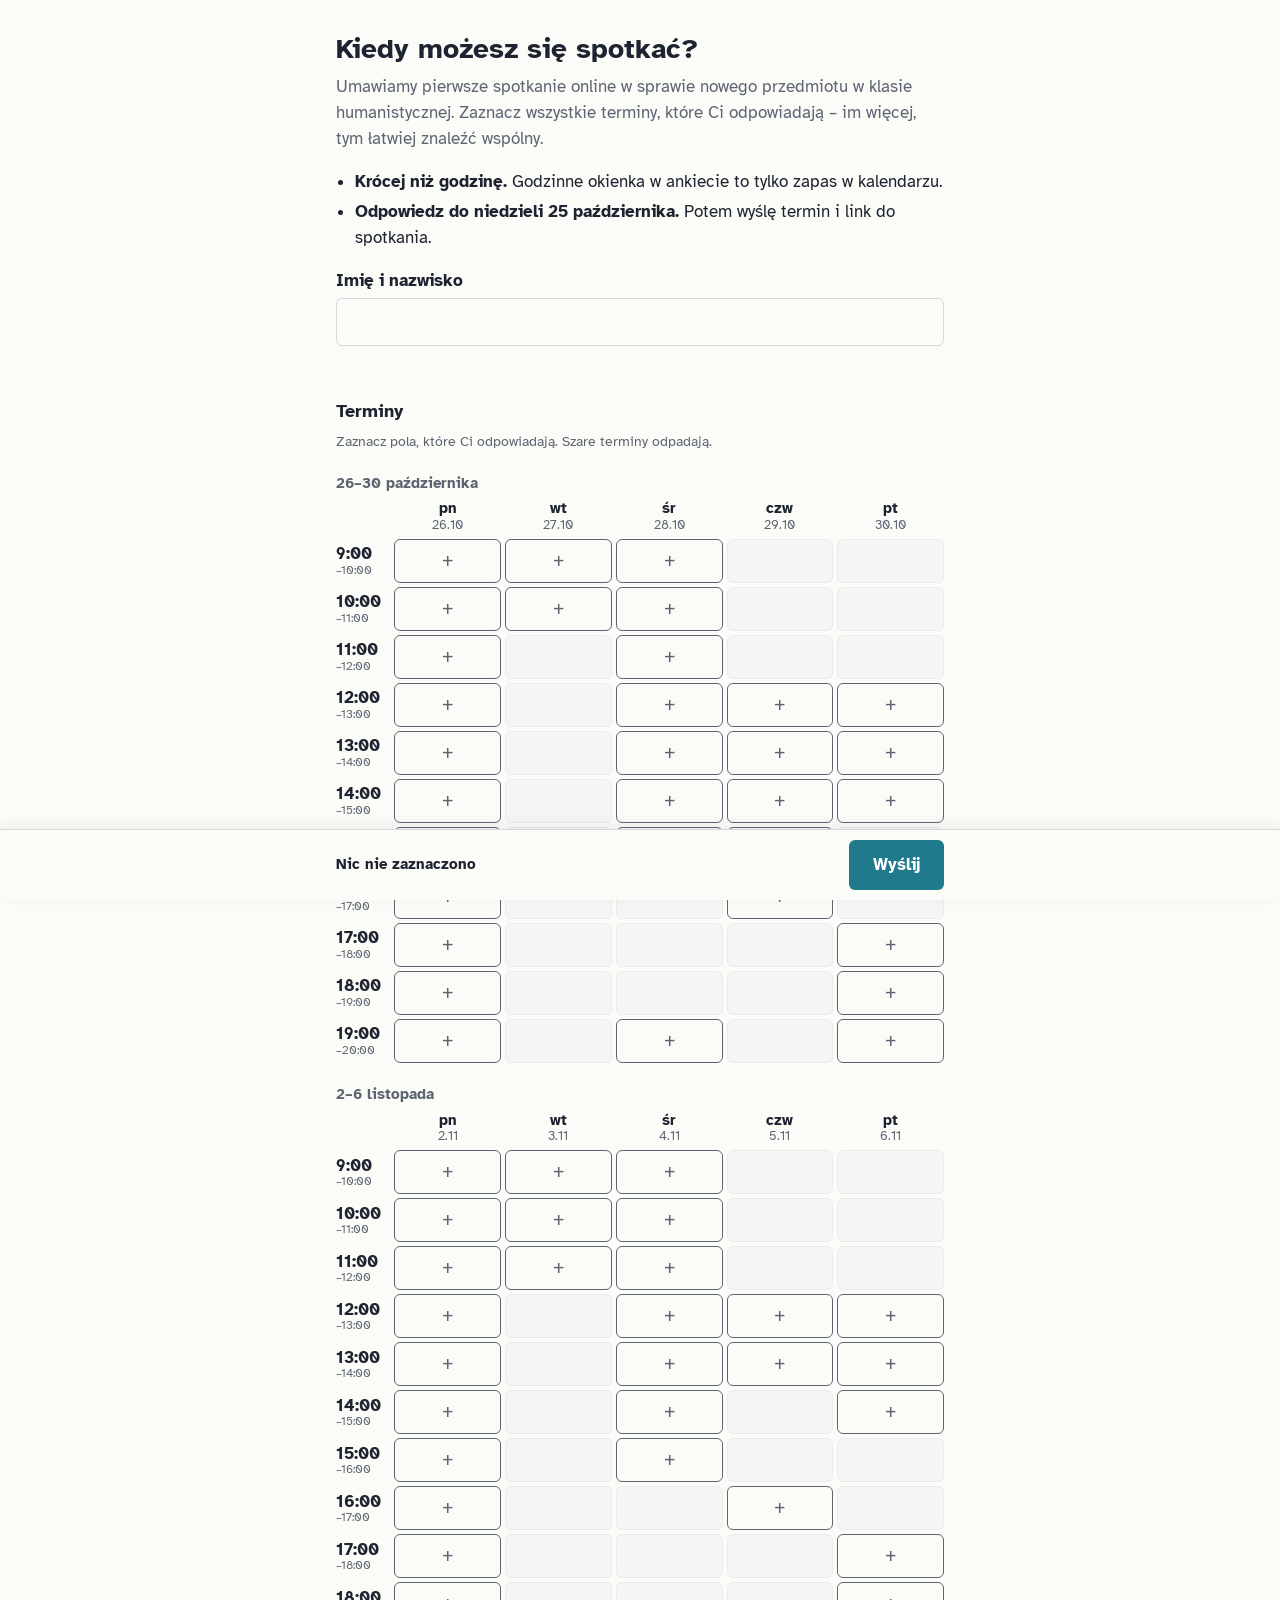
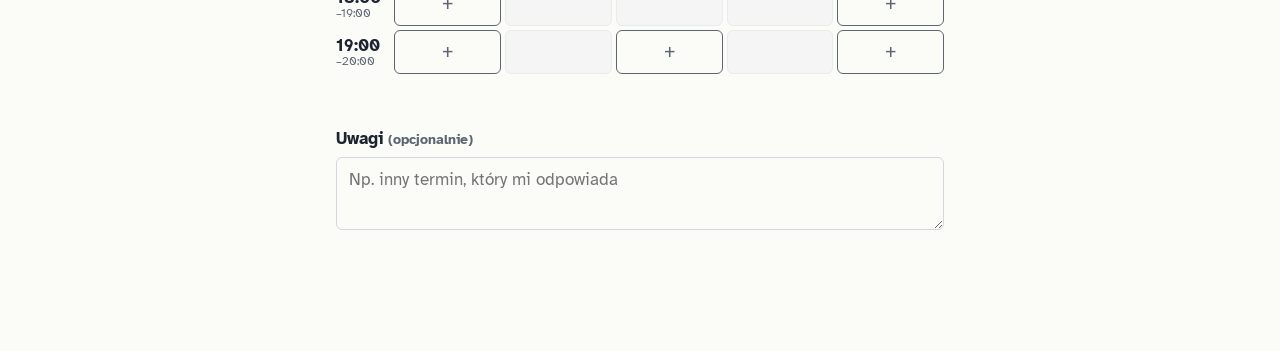
<file: index.html>
<!doctype html>
<html lang="pl">
<head>
<meta charset="utf-8">
<meta name="viewport" content="width=device-width, initial-scale=1">
<meta name="robots" content="noindex">
<title>Termin spotkania – nowy przedmiot w klasie humanistycznej</title>
<link rel="stylesheet" href="style.css?v=14">
</head>
<body>
<main id="app">
  <h1>Kiedy możesz się spotkać?</h1>
  <p class="lead">Umawiamy pierwsze spotkanie online w sprawie nowego przedmiotu w klasie humanistycznej.
    Zaznacz wszystkie terminy, które Ci odpowiadają – im więcej, tym łatwiej znaleźć wspólny.</p>
  <ul class="facts">
    <li><b>Krócej niż godzinę.</b> Godzinne okienka w ankiecie to tylko zapas w kalendarzu.</li>
    <li><b>Odpowiedz do <span id="dl"></span>.</b> Potem wyślę termin i link do spotkania.</li>
  </ul>

  <label class="f" for="imie">Imię i nazwisko</label>
  <input type="text" id="imie" autocomplete="name" maxlength="80" aria-describedby="err-imie">
  <div class="err" id="err-imie" role="alert"></div>

  <h2>Terminy</h2>
  <p class="hint">Zaznacz pola, które Ci odpowiadają. Szare terminy odpadają.</p>
  <section class="quick" id="quick" hidden>
    <h3>Sugestie</h3>
    <ul id="quick-list"></ul>
    <p class="hint" id="quick-info"></p>
  </section>
  <div id="grid"></div>
  <div class="picked" id="picked"></div>

  <label class="f" for="uwagi">Uwagi <span class="hint">(opcjonalnie)</span></label>
  <textarea id="uwagi" maxlength="500" placeholder="Np. inny termin, który mi odpowiada"></textarea>

</main>
<div class="bar">
  <div class="bar-in">
    <div class="bar-txt"><span id="count">Nic nie zaznaczono</span><span class="err" id="err" role="alert"></span></div>
    <button class="submit" id="send">Wyślij</button>
  </div>
</div>
<script src="config.js?v=14"></script>
<script src="grid.js?v=14"></script>
<script>
document.getElementById('dl').textContent = DEADLINE;
// Ostatnio wysłane terminy z tej przeglądarki – żeby poprawka nie kasowała wcześniejszych
const store = { get: () => { try { return JSON.parse(localStorage.getItem('spotkanie') || 'null'); } catch { return null; } },
  set: (v) => { try { localStorage.setItem('spotkanie', JSON.stringify(v)); } catch {} } };
const picked = new Set();
const err = document.getElementById('err');

const terms = n => n === 1 ? 'termin' : (n % 10 >= 2 && n % 10 <= 4 && (n % 100 < 10 || n % 100 >= 20)) ? 'terminy' : 'terminów';
const summary = () => {
  const l = [...picked].sort();
  document.getElementById('picked').innerHTML = l.length
    ? `Zaznaczone: ` + l.map(x => `<span class="chip">${slotLabel(x)}</span>`).join('')
    : '';
  document.getElementById('count').textContent = l.length ? `Zaznaczone: ${l.length} ${terms(l.length)}` : 'Nic nie zaznaczono';
};
// Jedno źródło prawdy dla siatki i szybkich wyborów
const cells = {};
const quick = {};
const toggle = (id) => {
  const on = !picked.has(id);
  on ? picked.add(id) : picked.delete(id);
  cells[id].setAttribute('aria-pressed', String(on));
  if (quick[id]) {
    quick[id].setAttribute('aria-pressed', String(on));
    quick[id].textContent = on ? '✓ Odpowiada' : 'Odpowiada mi';
  }
  err.textContent = '';
  summary();
};
renderGrid(document.getElementById('grid'), (id, el) => {
  cells[id] = el;
  el.setAttribute('aria-pressed', 'false');
  el.setAttribute('aria-label', slotLabel(id));
  el.onclick = () => toggle(id);
});
const prev = store.get();
if (prev) {
  document.getElementById('imie').value = prev.imie || '';
  document.getElementById('uwagi').value = prev.uwagi || '';
  (prev.terminy || []).forEach(id => cells[id] && toggle(id));
}
summary();

// Podpowiedź: ilu osobom odpowiada dany termin (same liczby, bez nazwisk)
const people = n => n === 1 ? 'osoba' : (n % 10 >= 2 && n % 10 <= 4 && (n % 100 < 10 || n % 100 >= 20)) ? 'osoby' : 'osób';
fetch(API_URL).then(r => r.json()).then(({ ok, n, counts }) => {
  if (!ok || !n) return;
  const vals = Object.entries(counts).filter(([id]) => cells[id]);
  const max = Math.max(0, ...vals.map(([, c]) => c));
  vals.forEach(([id, c]) => {
    const el = cells[id];
    el.classList.add('has');
    if (c === max) el.classList.add('top');
    el.style.setProperty('--heat', `${Math.round(12 + c / n * 38)}%`);
    el.insertAdjacentHTML('beforeend', `<span class="n">${c}</span>`);
    el.setAttribute('aria-label', `${slotLabel(id)}, wybrane przez: ${c}`);
  });
  document.getElementById('quick-info').textContent =
    `Te terminy wybrali już inni. Liczba w każdym polu tabeli poniżej oznacza, ilu osobom dany termin odpowiada.`;
  const top = vals.sort((a, b) => b[1] - a[1] || a[0].localeCompare(b[0])).slice(0, 3);
  const list = document.getElementById('quick-list');
  top.forEach(([id, c]) => {
    const li = document.createElement('li');
    li.innerHTML = `<span><b>${slotLabel(id)}</b><small>${c === n ? `odpowiada wszystkim (${c})` : `wybrane przez ${c} z ${n} osób`}</small></span>`;
    const b = document.createElement('button');
    b.type = 'button';
    b.className = 'qbtn';
    b.setAttribute('aria-pressed', String(picked.has(id)));
    b.setAttribute('aria-label', `${slotLabel(id)}: odpowiada mi`);
    b.textContent = picked.has(id) ? '✓ Odpowiada' : 'Odpowiada mi';
    b.onclick = () => toggle(id);
    quick[id] = b;
    li.appendChild(b);
    list.appendChild(li);
  });
  document.getElementById('quick').hidden = !top.length;
}).catch(() => {});

const errImie = document.getElementById('err-imie');
document.getElementById('imie').addEventListener('input', () => errImie.textContent = '');
document.getElementById('uwagi').addEventListener('input', () => err.textContent = '');

document.getElementById('send').onclick = async (ev) => {
  const imie = document.getElementById('imie').value.trim();
  const uwagi = document.getElementById('uwagi').value.trim();
  if (!imie) {
    errImie.textContent = 'Wpisz imię i nazwisko.';
    const f = document.getElementById('imie');
    f.scrollIntoView({ behavior: 'smooth', block: 'center' });
    return f.focus({ preventScroll: true });
  }
  if (!picked.size && !uwagi) return err.textContent = 'Zaznacz termin albo napisz w uwagach.';

  const btn = ev.currentTarget;
  btn.disabled = true; btn.textContent = 'Wysyłam…';
  try {
    const res = await fetch(API_URL, {
      method: 'POST',
      headers: { 'Content-Type': 'text/plain;charset=utf-8' },
      body: JSON.stringify({ imie, terminy: [...picked].sort(), uwagi }),
    });
    const data = await res.json();
    if (!data.ok) throw new Error(data.error);
    store.set({ imie, uwagi, terminy: [...picked] });
    document.querySelector('.bar').remove();
    document.getElementById('app').innerHTML =
      `<div class="done"><h1 tabindex="-1"></h1>
       <p>Odpowiedź zapisana. Termin i link do spotkania wyślę mailem po ${DEADLINE}.</p>
       <p class="hint">Chcesz coś zmienić? <a href="">Popraw odpowiedź</a> – Twoje zaznaczenia zostaną.</p></div>`;
    const h = document.querySelector('.done h1');
    h.textContent = `Dzięki, ${imie.split(' ')[0]}!`;
    h.focus();
  } catch (e) {
    err.textContent = 'Nie udało się wysłać. Sprawdź internet i spróbuj ponownie.';
    btn.disabled = false; btn.textContent = 'Wyślij';
  }
};
</script>
</body>
</html>
</file>
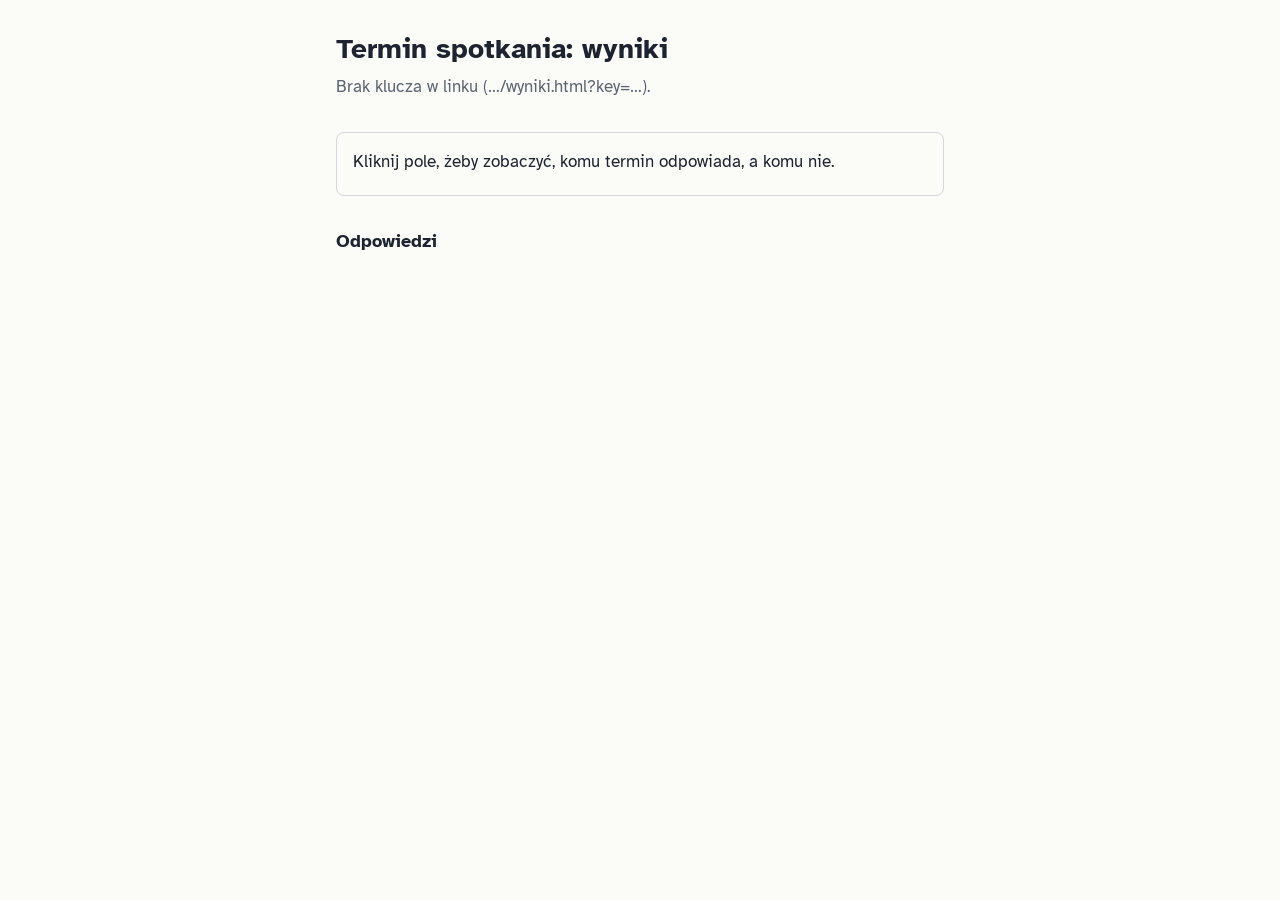
<file: wyniki.html>
<!doctype html>
<html lang="pl">
<head>
<meta charset="utf-8">
<meta name="viewport" content="width=device-width, initial-scale=1">
<meta name="robots" content="noindex">
<title>Wyniki: termin spotkania</title>
<link rel="stylesheet" href="style.css?v=14">
<style>
.stats { display: flex; gap: 2rem; flex-wrap: wrap; margin: 1rem 0; }
.stats b { display: block; font-size: 1.75rem; line-height: 1.1; }
.stats span { color: var(--muted); font-size: .9rem; }
.slot.heat { color: var(--ink); font-size: 1rem; font-weight: 700; }
.slot.heat::before { content: none; }
.slot.dark { color: var(--on-pick); }
.slot.best { outline: 3px solid var(--ink); outline-offset: 1px; }
#who { margin-top: 1rem; padding: 1rem; border: 1px solid var(--line); border-radius: 8px; min-height: 4rem; }
ol { padding-left: 1.25rem; } li { margin-bottom: .35rem; }
table { width: 100%; border-collapse: collapse; font-size: .9rem; }
td, th { text-align: left; padding: .35rem .5rem; border-bottom: 1px solid var(--line); vertical-align: top; }
.scroll { overflow-x: auto; }
</style>
</head>
<body>
<main>
  <h1>Termin spotkania: wyniki</h1>
  <p class="lead" id="status">Ładuję…</p>
  <div class="stats" id="stats"></div>
  <div id="top"></div>
  <div id="grid"></div>
  <div id="who" aria-live="polite">Kliknij pole, żeby zobaczyć, komu termin odpowiada, a komu nie.</div>
  <h2>Odpowiedzi</h2>
  <div class="scroll"><table id="tbl"></table></div>
</main>
<script src="config.js?v=14"></script>
<script src="grid.js?v=14"></script>
<script>
const key = new URLSearchParams(location.search).get('key');
const status = document.getElementById('status');
const esc = s => String(s).replace(/[&<>"]/g, c => ({ '&': '&amp;', '<': '&lt;', '>': '&gt;', '"': '&quot;' }[c]));

(async () => {
  if (!key) return status.textContent = 'Brak klucza w linku (…/wyniki.html?key=…).';
  let data;
  try { data = await (await fetch(`${API_URL}?key=${encodeURIComponent(key)}`)).json(); }
  catch { return status.textContent = 'Nie udało się pobrać danych.'; }
  if (!data.ok) return status.textContent = 'Zły klucz.';

  // ostatnia odpowiedź danej osoby wygrywa
  const byPerson = new Map();
  data.rows.forEach(r => byPerson.set(r.imie.toLowerCase().replace(/\s+/g, ' ').trim(), r));
  const R = [...byPerson.values()];
  const N = R.length;
  const names = l => l.map(r => esc(r.imie)).join(', ') || 'nikt';

  status.textContent = `Aktualizacja: ${new Date().toLocaleString('pl-PL')}. Odśwież stronę, żeby pobrać nowe odpowiedzi.`;
  document.getElementById('stats').innerHTML = `<div><b${N > TOTAL ? ' style="color:var(--err)" title="Więcej odpowiedzi niż osób – ktoś wpisał się dwa razy pod inną nazwą?"' : ''}>${N}/${TOTAL}</b><span>odpowiedzi</span></div>`;
  if (!N) return;

  const cells = [];
  renderGrid(document.getElementById('grid'), (id, el) => {
    const yes = R.filter(r => r.terminy.includes(id));
    const p = Math.round(yes.length / N * 90);
    el.classList.add('heat');
    if (p > 50) el.classList.add('dark');
    el.style.background = `color-mix(in srgb, var(--pick) ${p}%, var(--paper))`;
    el.textContent = yes.length;
    el.setAttribute('aria-label', `${slotLabel(id)}: ${yes.length} z ${N}`);
    el.onclick = () => {
      document.getElementById('who').innerHTML =
        `<b>${slotLabel(id)}: ${yes.length}/${N}</b><br>
         Odpowiada: ${names(yes)}<br>Nie odpowiada: ${names(R.filter(r => !yes.includes(r)))}`;
      document.getElementById('who').scrollIntoView({ behavior: 'smooth', block: 'nearest' });
    };
    cells.push({ id, el, yes });
  });
  const max = Math.max(...cells.map(c => c.yes.length));
  if (max > 0) cells.forEach(c => c.yes.length === max && c.el.classList.add('best'));

  const top = cells.filter(c => c.yes.length).sort((a, b) => b.yes.length - a.yes.length || a.id.localeCompare(b.id)).slice(0, 5);
  if (top.length) document.getElementById('top').innerHTML = '<h2>Najlepsze terminy</h2><ol>' +
    top.map(c => {
      const no = R.filter(r => !c.yes.includes(r));
      return `<li><b>${slotLabel(c.id)}</b>: ${c.yes.length}/${N}${no.length ? ` · nie odpowiada: ${names(no)}` : ' · odpowiada wszystkim'}</li>`;
    }).join('') + '</ol>';

  document.getElementById('tbl').innerHTML = '<tr><th>Kto</th><th>Terminy</th><th>Uwagi</th></tr>' +
    R.map(r => `<tr><td>${esc(r.imie)}</td><td>${r.terminy.length}</td><td>${esc(r.uwagi)}</td></tr>`).join('');
})();
</script>
</body>
</html>
</file>
<file: style.css>
@import url('https://fonts.googleapis.com/css2?family=Atkinson+Hyperlegible:wght@400;700&display=swap');
:root {
  --paper: #fbfbf8; --ink: #1d2330; --muted: #5d6573; --line: #d4d8de;
  --band: #eceef1; --pick: #1f7a8c; --on-pick: #ffffff; --pick-soft: #e3f1f3; --err: #b3261e;
  color-scheme: light dark;
}
@media (prefers-color-scheme: dark) {
  :root { --paper: #15181e; --ink: #e8eaee; --muted: #9aa2af; --line: #343a45;
    --band: #1e222a; --pick: #3aa6b9; --on-pick: #08161a; --pick-soft: #1b2e33; --err: #ff8a80; }
}
* { box-sizing: border-box; }
body { margin: 0; background: var(--paper); color: var(--ink);
  font: 17px/1.55 'Atkinson Hyperlegible', system-ui, sans-serif; }
main { max-width: 40rem; margin: 0 auto; padding: 2rem 1rem 4rem; }
h1 { font-size: 1.75rem; line-height: 1.2; margin: 0 0 .5rem; }
h2 { font-size: 1.1rem; margin: 2rem 0 .25rem; }
h3 { font-size: .95rem; color: var(--muted); margin: 1.25rem 0 .25rem; }
p.lead, .hint { color: var(--muted); margin: 0 0 1rem; }
.hint { font-size: .9rem; }
.facts { margin: 0 0 1rem; padding-left: 1.2rem; }
.facts li { margin-bottom: .25rem; }
.hint a { color: var(--pick); }
label.f { display: block; font-weight: 700; margin: 1rem 0 .25rem; }
input[type=text], textarea { width: 100%; font: inherit; padding: .6rem .75rem; border: 1px solid var(--line);
  border-radius: 6px; background: transparent; color: inherit; }
textarea { min-height: 4.5rem; resize: vertical; }
.grid { display: grid; gap: 4px; margin: .25rem 0; }
.hd { font-size: .75rem; color: var(--muted); text-align: center; line-height: 1.25; padding-bottom: 2px; }
.day { font-weight: 700; display: flex; align-items: baseline; gap: .35rem; }
.day small { font-weight: 400; color: var(--muted); font-size: .8rem; }
.hd.day { color: var(--ink); font-size: .95rem; flex-direction: column; align-items: center; gap: 0; line-height: 1.2; }
.hour { display: flex; flex-direction: column; justify-content: center; font-weight: 700; line-height: 1.15; }
.hour small { font-weight: 400; color: var(--muted); font-size: .75rem; }
.slot { height: 44px; border-radius: 6px; font: inherit; background: var(--paper); border: 1px solid var(--muted);
  cursor: pointer; color: var(--muted); font-size: 1.2rem; }
.slot::before { content: '+'; }
.slot:hover { background: var(--pick-soft); }
.slot { position: relative; }
.slot.has { background: color-mix(in srgb, var(--pick) var(--heat), var(--paper)); color: var(--ink); }
.slot.top { border: 2px solid var(--pick); }
.slot .n { position: absolute; top: 2px; right: 5px; font-size: .72rem; font-weight: 700; line-height: 1; }
.slot[aria-pressed=true] .n { color: var(--on-pick); }
.slot.off {background: var(--band); border-color: var(--line); cursor: default; opacity: .45; }
.slot.off::before { content: none; }
.slot[aria-pressed=true] { background: var(--pick); border-color: var(--pick); color: var(--on-pick); }
.slot[aria-pressed=true]::before { content: '✓'; }
.picked { font-size: .9rem; color: var(--muted); min-height: 1.5rem; margin-top: .75rem; }
.chip { display: inline-block; background: var(--pick-soft); color: var(--ink); border-radius: 4px; padding: 0 .4rem; margin: 2px 4px 2px 0; }
.err { color: var(--err); font-size: .9rem; min-height: 1.3rem; }
.submit { margin-top: 1.5rem; font: inherit; font-weight: 700; padding: .75rem 1.5rem; border: 0; border-radius: 6px;
  background: var(--pick); color: var(--on-pick); cursor: pointer; }
.submit:disabled { opacity: .6; cursor: wait; }
:focus-visible { outline: 3px solid var(--pick); outline-offset: 2px; }
.done { padding: 1.25rem; border: 1px solid var(--pick); border-radius: 8px; background: var(--pick-soft); }
@media (max-width: 420px) { body { font-size: 16px; } .hd { font-size: .7rem; } .day { flex-direction: column; gap: 0; line-height: 1.2; justify-content: center; } }
main { padding-bottom: 7rem; }
.bar { position: fixed; left: 0; right: 0; bottom: 0; z-index: 10; background: var(--paper);
  border-top: 1px solid var(--line); box-shadow: 0 -4px 16px rgb(0 0 0 / .06); padding-bottom: env(safe-area-inset-bottom); }
.bar-in { max-width: 40rem; margin: 0 auto; padding: .6rem 1rem; display: flex; align-items: center; gap: .75rem; }
.bar-txt { flex: 1; display: flex; flex-direction: column; font-weight: 700; font-size: .95rem; line-height: 1.3; }
.bar-txt .err { font-weight: 400; min-height: 0; }
.bar .submit { margin: 0; min-height: 44px; }
.quick { border: 1px solid var(--line); border-radius: 8px; padding: .75rem 1rem; margin: 0 0 1rem; background: var(--pick-soft); }
.quick h3 { margin: 0 0 .25rem; color: var(--ink); font-size: 1rem; }
.quick ul { list-style: none; margin: 0; padding: 0; }
.quick li { display: flex; align-items: center; gap: .75rem; padding: .5rem 0; border-top: 1px solid var(--line); }
.quick li > span { flex: 1; display: flex; flex-direction: column; line-height: 1.3; }
.quick small { color: var(--muted); font-size: .85rem; }
.qbtn { font: inherit; font-size: .9rem; font-weight: 700; min-height: 44px; padding: 0 .9rem; border-radius: 6px; cursor: pointer;
  border: 1px solid var(--pick); background: var(--paper); color: var(--pick); white-space: nowrap; }
.qbtn[aria-pressed=true] { background: var(--pick); color: var(--on-pick); }
.quick #quick-info { margin: .5rem 0 0; }
</file>
